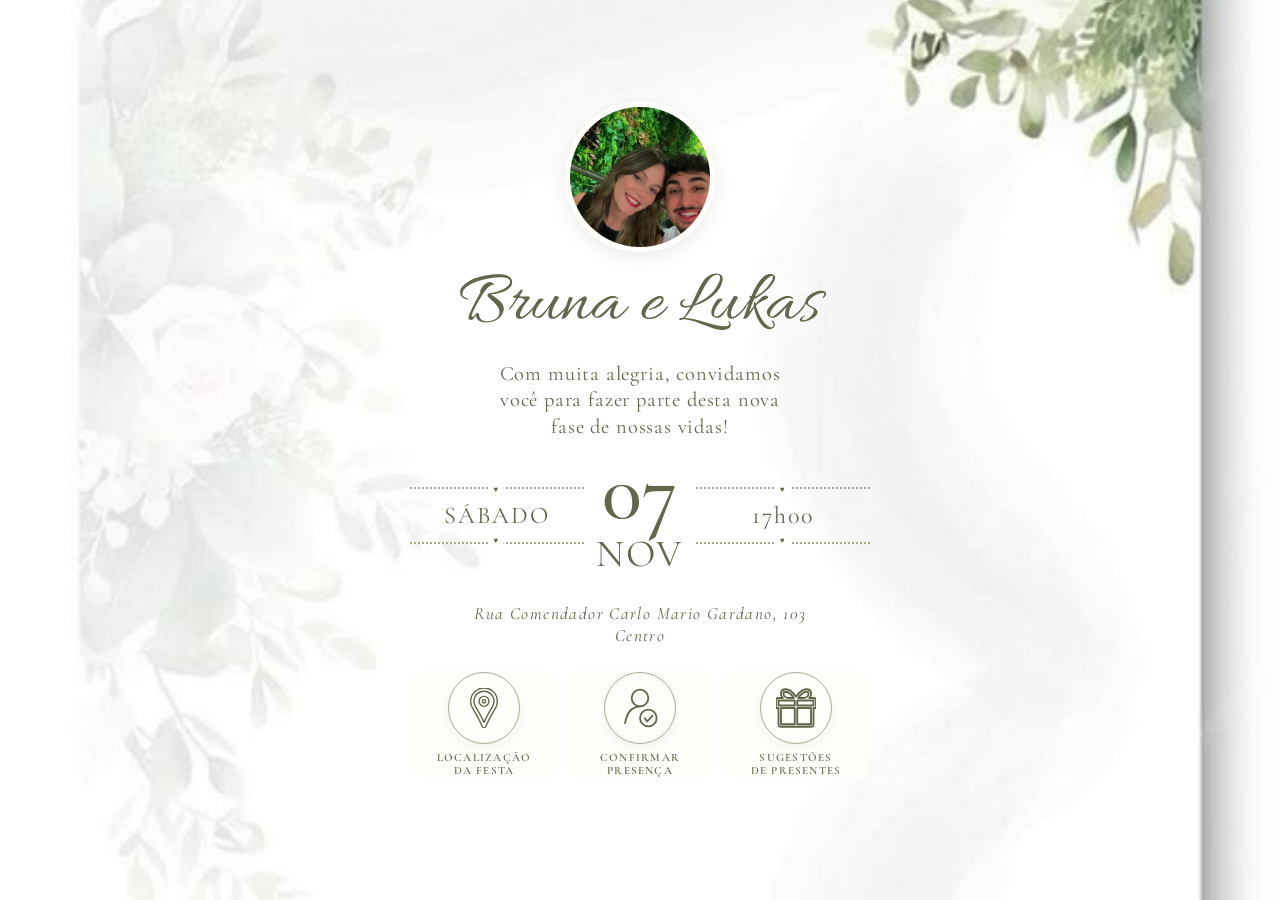
<file: index.html>
<!DOCTYPE html><html lang="pt-BR"><head><meta charset="UTF-8"><meta name="viewport" content="width=device-width,initial-scale=1"><title>Bruna e Lukas</title><link rel="preconnect" href="https://fonts.googleapis.com"><link rel="preconnect" href="https://fonts.gstatic.com" crossorigin><link href="https://fonts.googleapis.com/css2?family=Allura&family=Cormorant+Garamond:ital,wght@0,400;0,500;0,600;1,400&display=swap" rel="stylesheet"><link rel="stylesheet" href="css/style.css"></head><body>
<main id="convite" class="card classic-card">
<div class="mono" aria-hidden="true"><b>B</b><b>L</b></div><img class="hero hero-photo" src="img/casal-bruna-lukas.png" alt="Bruna e Lukas juntos">
<h1 class="nomes" data-ev="nomes"></h1><p class="frase" data-ev="frase"></p>
<section class="event-details classic-details" aria-label="Data, horário e endereço"><div class="data"><span class="dia" data-ev="diaSemana"></span><span><span class="num" data-ev="dia"></span><span class="mes" data-ev="mes"></span></span><span class="hora" data-ev="hora"></span></div><p class="local"><span data-ev="endereco"></span><br><span data-ev="cidade"></span></p></section>
<nav class="botoes" aria-label="Ações do convite"><a class="round" href="localizacao.html" aria-label="Localização da festa"><span class="round-icon"><img src="img/localizacao.svg" alt=""></span><span class="round-label">Localização<br>da festa</span></a><a class="round" href="confirmar.html" aria-label="Confirmar presença"><span class="round-icon"><img class="presence-icon" src="img/presenca.svg" alt=""></span><span class="round-label">Confirmar<br>presença</span></a><a class="round" href="presentes.html" aria-label="Sugestões de presentes"><span class="round-icon"><img src="img/presente.svg" alt=""></span><span class="round-label">Sugestões<br>de presentes</span></a></nav>
</main><script src="js/config.js?v=7"></script><script src="js/app.js?v=7"></script></body></html>
</file>
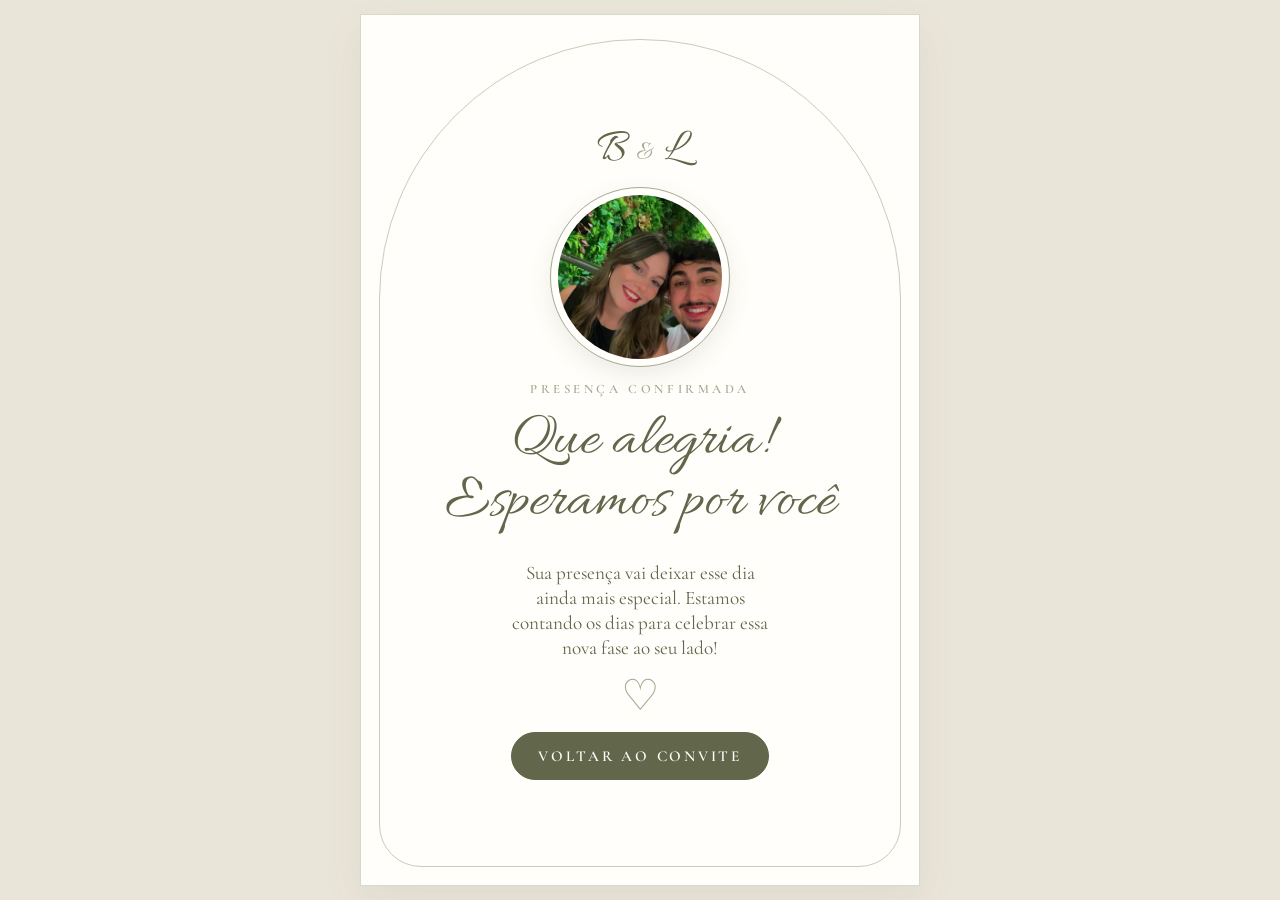
<file: confirmacao.html>
<!DOCTYPE html><html lang="pt-BR"><head><meta charset="UTF-8"><meta name="viewport" content="width=device-width,initial-scale=1"><title>Esperamos você | Bruna e Lukas</title><link rel="preconnect" href="https://fonts.googleapis.com"><link rel="preconnect" href="https://fonts.gstatic.com" crossorigin><link href="https://fonts.googleapis.com/css2?family=Allura&family=Cormorant+Garamond:ital,wght@0,400;0,500;0,600;1,400&display=swap" rel="stylesheet"><link rel="stylesheet" href="css/style.css"></head><body>
<main class="success-card"><div class="success-monogram" aria-hidden="true">B <span>&amp;</span> L</div><div class="success-photo-wrap"><img src="img/casal-bruna-lukas.png" alt="Bruna e Lukas sorrindo juntos"></div><p class="success-kicker">PRESENÇA CONFIRMADA</p><h1>Que alegria!<br>Esperamos por você</h1><p id="success-name" class="success-name"></p><p class="success-message">Sua presença vai deixar esse dia ainda mais especial. Estamos contando os dias para celebrar essa nova fase ao seu lado!</p><p class="success-heart" aria-hidden="true">♡</p><a class="btn" href="index.html">VOLTAR AO CONVITE</a></main><script>const nome=new URLSearchParams(location.search).get('nome');if(nome)document.getElementById('success-name').textContent='Até lá, '+nome+'!';</script></body></html>
</file>
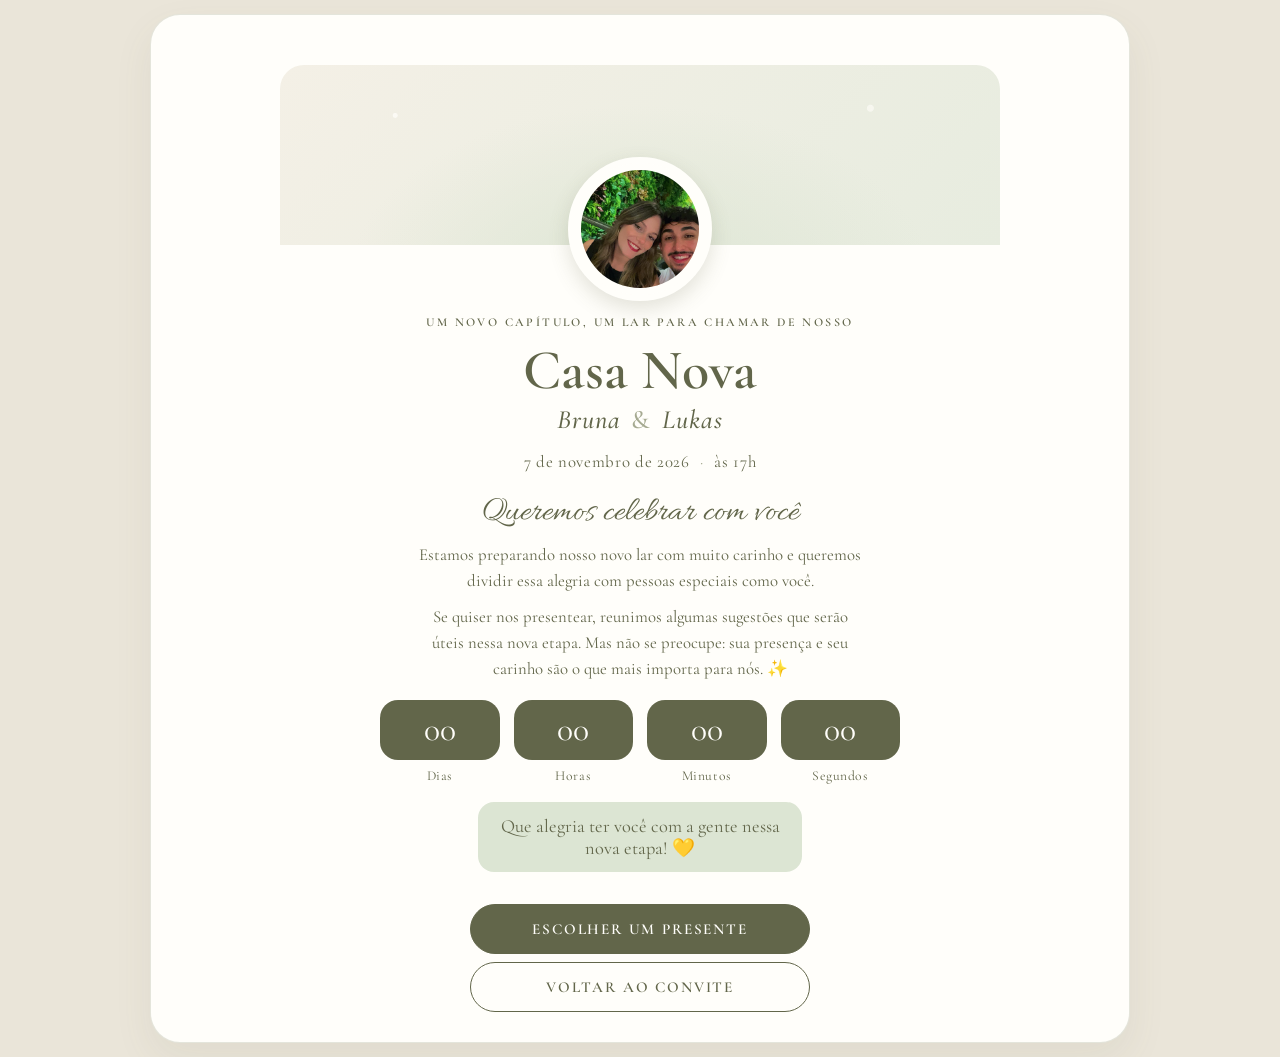
<file: presentes.html>
<!DOCTYPE html><html lang="pt-BR"><head><meta charset="UTF-8"><meta name="viewport" content="width=device-width,initial-scale=1"><title>Casa Nova | Bruna e Lukas</title><link rel="preconnect" href="https://fonts.googleapis.com"><link rel="preconnect" href="https://fonts.gstatic.com" crossorigin><link href="https://fonts.googleapis.com/css2?family=Allura&family=Cormorant+Garamond:ital,wght@0,400;0,500;0,600;1,400&display=swap" rel="stylesheet"><link rel="stylesheet" href="css/style.css"></head><body class="largo"><main class="card presents-page presents-intro"><section class="presents-hero" aria-labelledby="presents-hero-title"><div class="presents-cover"><div class="presents-cover-photo"><img src="img/casal-bruna-lukas.png" alt="Bruna e Lukas sorrindo juntos"></div></div><p class="presents-kicker">UM NOVO CAPÍTULO, UM LAR PARA CHAMAR DE NOSSO</p><h1 id="presents-hero-title"><span class="presents-title-main">Casa Nova</span><span class="presents-title-names">Bruna <i>&amp;</i> Lukas</span></h1><p class="presents-date"><time datetime="2026-11-07T17:00:00-03:00">7 de novembro de 2026 <span aria-hidden="true">·</span> às 17h</time></p><section class="presents-message"><h2>Queremos celebrar com você</h2><p>Estamos preparando nosso novo lar com muito carinho e queremos dividir essa alegria com pessoas especiais como você.</p><p>Se quiser nos presentear, reunimos algumas sugestões que serão úteis nessa nova etapa. Mas não se preocupe: sua presença e seu carinho são o que mais importa para nós. ✨</p></section><p class="countdown-label">A contagem regressiva já começou</p><div class="countdown" aria-label="Contagem regressiva para o chá de casa nova"><div><strong data-count="days">00</strong><span>Dias</span></div><div><strong data-count="hours">00</strong><span>Horas</span></div><div><strong data-count="minutes">00</strong><span>Minutos</span></div><div><strong data-count="seconds">00</strong><span>Segundos</span></div></div><p class="countdown-ended" hidden>Que alegria ter você com a gente nessa nova etapa! 💛</p></section><a class="btn" href="lista-presentes.html">ESCOLHER UM PRESENTE</a><a class="btn sec" href="index.html">VOLTAR AO CONVITE</a></main><script src="js/presentes-hero.js?v=1"></script></body></html>
</file>
<file: css/style.css>
:root{--oliva:#62664A;--salvia:#A6AA91;--botanico:#DCE5D3;--branco:#FFFEFA;--bege:#EAE5D9}
*{box-sizing:border-box;margin:0}
html{overflow-x:hidden}
img,svg{max-width:100%}
body{font-family:'Cormorant Garamond',Georgia,serif;font-size:1.15rem;color:var(--oliva);background:var(--bege);display:flex;justify-content:center;padding:14px;min-height:100vh}
.card>*{position:relative;z-index:1}
.ico-line{fill:none;stroke:var(--salvia);stroke-width:1.4;stroke-linecap:round;stroke-linejoin:round}
.frase{max-width:30ch;font-style:italic;line-height:1.35}
a:focus-visible,button:focus-visible,input:focus-visible,select:focus-visible{outline:2px solid var(--oliva);outline-offset:3px}
h2.t{font-size:2rem;font-weight:500}
.btn{display:inline-block;font:600 .95rem 'Cormorant Garamond',serif;letter-spacing:.18em;padding:14px 26px;border-radius:40px;border:1px solid var(--oliva);background:var(--oliva);color:var(--branco);cursor:pointer;text-decoration:none;transition:background .25s}
.btn:hover{background:#4f533b}.btn:disabled{opacity:.5;cursor:not-allowed}
.btn.sec{background:transparent;color:var(--oliva)}.btn.sec:hover{background:var(--botanico)}
.btn.sm{padding:8px 14px;font-size:.8rem;letter-spacing:.1em}
form.f{display:flex;flex-direction:column;gap:14px;width:100%;align-items:center}
label{font-size:.95rem;letter-spacing:.1em}
input,select,textarea{width:100%;font:inherit;padding:12px 14px;border:1px solid var(--salvia);border-radius:12px;background:var(--branco);color:var(--oliva)}
.msg{width:100%;padding:12px;border-radius:12px;display:none}
.msg.ok{display:block;background:var(--botanico)}.msg.err{display:block;background:var(--bege);border:1px solid var(--oliva)}
.loader{width:22px;height:22px;border:2px solid var(--salvia);border-top-color:var(--oliva);border-radius:50%;animation:spin 1s linear infinite;margin:auto}
@keyframes spin{to{transform:rotate(360deg)}}
body.largo .card{max-width:980px}
.filtros{display:grid;gap:10px;grid-template-columns:1fr;width:100%}
@media(min-width:640px){.filtros{grid-template-columns:2fr 1fr}}
.grade{display:grid;gap:14px;grid-template-columns:repeat(auto-fill,minmax(210px,1fr));width:100%}
.gift{border:1px solid var(--salvia);border-radius:18px 34px 18px 34px;padding:16px;display:flex;flex-direction:column;gap:8px;align-items:center;background:var(--branco);transition:opacity .3s,background .3s}
.gift .img{width:100%;height:220px;border-radius:12px;background:#fff;display:grid;place-items:center;font-size:3rem;overflow:hidden}
.gift .img img{width:100%;height:100%;object-fit:contain;padding:6px;display:block}
.gift h3{font-size:1.15rem;line-height:1.15}.gift small{color:var(--salvia);font-weight:600}.gift p{font-size:.95rem;line-height:1.25}
.gift-product-link{color:inherit;text-decoration:none}.gift-product-link:hover,.gift-product-link:focus-visible{text-decoration:underline;text-underline-offset:3px}
.status{font-size:.8rem;letter-spacing:.12em;font-weight:600}
.gift.reservado{opacity:.6;background:var(--bege)}
dialog{border:1px solid var(--oliva);border-radius:22px;padding:26px;background:var(--branco);color:var(--oliva);max-width:380px;width:calc(100% - 30px);margin:auto}
dialog::backdrop{background:rgba(98,102,74,.45)}
dialog form{display:flex;flex-direction:column;gap:12px}.acoes{display:flex;gap:10px;justify-content:center}
table{width:100%;border-collapse:collapse;text-align:left}th,td{padding:8px;border-bottom:1px solid var(--botanico)}
.tabs{display:flex;gap:10px}.scroll{width:100%;overflow-x:auto}.linha{display:flex;gap:10px;flex-wrap:wrap;width:100%;align-items:center;justify-content:center}
.linha>*{width:auto;flex:1 1 160px}.oculto{display:none!important}
.card>*:not(.leaf){animation:ent .7s both}.card>*:nth-child(n+8){animation-delay:.15s}.card>*:nth-child(n+11){animation-delay:.3s}
/* A animação é progressiva, mas o conteúdo continua visível mesmo sem JavaScript. */
html.js .card>*:not(.leaf){opacity:1;transform:none}
html.js body.motion-ready .card>*:not(.leaf){animation:ent .75s var(--delay,0ms) cubic-bezier(.2,.75,.25,1) both}
@keyframes ent{from{opacity:0;transform:translate3d(0,22px,0) scale(.985)}to{opacity:1;transform:translate3d(0,0,0) scale(1)}}
@media(prefers-reduced-motion:reduce){*{animation:none!important;transition:none!important}}
/* ===== v2: estilo da referência (arco, monograma, botões sálvia) ===== */
.card{position:relative;width:100%;max-width:460px;background:rgba(255,255,255,.7);padding:150px 28px 0;text-align:center;overflow:hidden;display:flex;flex-direction:column;align-items:center;gap:14px;min-height:calc(100vh - 28px);transform:perspective(1200px) rotateX(var(--tilt-x,0deg)) rotateY(var(--tilt-y,0deg));transition:transform .6s cubic-bezier(.2,.75,.25,1),box-shadow .6s;box-shadow:0 16px 38px rgba(98,102,74,.08)}
.card:has(> .t){padding-top:54px}
.card::before{display:none}
body.largo .card{max-width:980px;padding-top:50px;border-radius:30px}body.largo .card::before{display:none}
.dots{position:relative;padding:10px 4px;border-top:2px dotted var(--salvia);border-bottom:2px dotted var(--salvia)}
.dots::before,.dots::after{content:"♥";position:absolute;left:50%;transform:translateX(-50%);background:var(--branco);color:var(--oliva);font-size:.55rem;padding:0 4px;line-height:1}
.dots::before{top:-.4em}.dots::after{bottom:-.4em}
.kicker{font-size:1.9rem;font-weight:400;letter-spacing:.14em;color:var(--salvia);padding:10px 14px}
.nomes{font-family:'Allura',cursive;font-size:4.4rem;line-height:1;font-weight:400;color:var(--oliva);margin:2px 0}
.frase{max-width:32ch;font-size:1.3rem;line-height:1.25;letter-spacing:.04em;font-style:normal}
.data{display:grid;grid-template-columns:1fr auto 1fr;align-items:center;gap:14px;width:100%}
.data .dia,.data .hora{font-size:1.5rem;letter-spacing:.08em}
.data .num{font-size:5.2rem;line-height:.85;font-weight:500;display:block}.data .mes{font-size:2.4rem;letter-spacing:.06em;line-height:1;display:block;margin-top:8px}
.data .dia,.data .hora{position:relative;padding:12px 0;border-top:2px dotted var(--salvia);border-bottom:2px dotted var(--salvia)}
.data .dia::before,.data .dia::after,.data .hora::before,.data .hora::after{content:"♥";position:absolute;left:50%;transform:translateX(-50%);background:var(--branco);font-size:.5rem;padding:0 4px;line-height:1}
.data .dia::before,.data .hora::before{top:-.4em}.data .dia::after,.data .hora::after{bottom:-.4em}
.local{line-height:1.3;letter-spacing:.08em;font-style:italic;font-size:1.15rem}.local strong{display:block;font-style:italic;font-weight:700;letter-spacing:.06em}
.botoes{display:flex;justify-content:center;width:100%;margin-top:8px}
.round{width:33%;max-width:130px;display:block;color:var(--oliva);text-decoration:none}
.versiculo{font-style:italic;font-weight:700;max-width:30ch;line-height:1.3;font-size:1.2rem;margin-top:6px}
.versiculo b{display:block;font-style:italic;font-weight:400;letter-spacing:.1em;font-size:.9rem;margin-top:4px}
@media(max-width:380px){.nomes{font-size:3.6rem}.kicker{font-size:1.5rem}}
/* ===== Imagens e decoração (visual limpo e focado na foto do casal) ===== */
.card{background:linear-gradient(180deg,rgba(255,255,255,.85),rgba(245,242,236,.98));border:1px solid rgba(166,170,145,.3)}
.mono{position:absolute;top:0;left:14px;width:62px;height:78px;z-index:3;background:var(--oliva);color:var(--bege);clip-path:polygon(0 0,100% 0,100% 62%,50% 100%,0 62%);border-radius:0 0 0 0;font-family:'Allura',cursive;font-size:2.3rem;line-height:1;display:block}
.mono b{position:absolute;font-weight:400}.mono b:first-child{left:11px;top:8px}.mono b:last-child{left:30px;top:26px}
.hero{width:210px;height:auto;margin-top:-4px}
.hero-photo{width:150px;height:150px;object-fit:cover;object-position:center 42%;border:5px solid var(--branco);border-radius:50%;box-shadow:0 8px 22px rgba(98,102,74,.16)}
.rodape{width:calc(100% + 56px);max-width:none;margin:auto -28px 0;display:block}
.round svg{width:100%;height:auto;display:block;transition:transform .35s cubic-bezier(.2,.75,.25,1),filter .35s}
.round:hover svg,.round:focus-visible svg{transform:scale(1.07) rotate(-2deg)}
.round:hover svg{filter:drop-shadow(0 8px 8px rgba(98,102,74,.2))}
.round circle{fill:var(--salvia);stroke:var(--bege);stroke-width:3}
.round .ic{fill:none;stroke:var(--branco);stroke-width:1.6;stroke-linecap:round;stroke-linejoin:round}
.round text{font-family:'Cormorant Garamond',serif;font-size:11px;font-weight:700;letter-spacing:1.2px;fill:var(--oliva)}
.location-card{gap:18px}
.location-mark{display:grid;place-items:center;width:58px;height:58px;border:1px solid var(--salvia);border-radius:50%;font-size:2rem;color:var(--oliva);background:var(--botanico)}
.location-intro{max-width:28ch;line-height:1.35;font-style:italic;font-size:1.2rem}
.address-card{width:100%;padding:22px 18px;border:1px solid var(--salvia);border-radius:18px 34px 18px 34px;background:linear-gradient(135deg,var(--branco),#f5f3ea);display:flex;flex-direction:column;gap:6px;line-height:1.35;overflow-wrap:anywhere}
.address-card strong{font-size:1.15rem;letter-spacing:.07em}
.address-card span{font-style:italic}
.hero{animation:heroFloat 5s ease-in-out 1s infinite alternate}
.mono{transition:transform .5s cubic-bezier(.2,.75,.25,1)}
.mono:hover{transform:translateY(5px) rotate(-2deg)}
.gift{animation:giftIn .55s calc(var(--i,0) * 45ms) cubic-bezier(.2,.75,.25,1) both}
.gift:hover{transform:translateY(-5px);box-shadow:0 12px 24px rgba(98,102,74,.14)}
@keyframes heroFloat{from{transform:translateY(0) rotate(-1deg)}to{transform:translateY(-7px) rotate(1deg)}}
@keyframes giftIn{from{opacity:0;transform:translateY(16px) scale(.98)}to{opacity:1;transform:translateY(0) scale(1)}}
@media(prefers-reduced-motion:reduce){.hero{animation:none}.gift{animation:none}.card{transform:none}.gift:hover{transform:none}}
.map-btn{margin-top:4px}
/* ===== Responsividade ===== */
@media(max-width:600px){
  body{padding:0;background:var(--branco)}
  .card{max-width:none;min-height:100svh;padding:132px 22px 0}
  .card:has(> .t){padding-top:34px}
  .card::before{inset:32px 10px 0;border-width:1.5px;border-radius:180px 180px 0 0}
  .card{background-size:150px,115px}
  .mono{left:10px;width:54px;height:68px;font-size:2rem}
  .mono b:first-child{left:9px;top:7px}.mono b:last-child{left:27px;top:23px}
  .hero{width:min(190px,54vw)}
  .kicker{font-size:clamp(1.25rem,5vw,1.7rem);letter-spacing:.12em}
  .nomes{font-size:clamp(3.2rem,13vw,4rem);white-space:nowrap}
  .frase{font-size:clamp(1.08rem,4.5vw,1.25rem);max-width:29ch}
  .data{gap:8px}
  .data .dia,.data .hora{font-size:clamp(1.05rem,4.7vw,1.35rem);letter-spacing:.05em}
  .data .num{font-size:clamp(3.8rem,16vw,5rem)}
  .data .mes{font-size:clamp(1.8rem,7.5vw,2.3rem)}
  .local{max-width:34ch;font-size:clamp(1rem,4vw,1.12rem);overflow-wrap:anywhere}
  .botoes{margin-top:2px}
  .round{max-width:116px}
  .round text{font-size:10px;letter-spacing:1px}
  .versiculo{font-size:clamp(1rem,4.2vw,1.15rem)}
  .location-card{gap:14px}
  .location-mark{width:50px;height:50px;font-size:1.7rem}
  .location-intro{font-size:1.08rem}
  .address-card{padding:18px 14px;border-radius:14px 26px 14px 26px}
  .address-card strong{font-size:1.02rem}
  body.largo .card{padding:34px 16px 24px;border-radius:0}
  body.largo .card::before{display:none}
  body.largo .card h2.t{font-size:clamp(1.6rem,7vw,2rem)}
  .filtros{grid-template-columns:1fr}
  .grade{grid-template-columns:repeat(auto-fit,minmax(min(100%,220px),1fr))}
  .gift .img{height:250px}
  .gift{border-radius:16px 28px 16px 28px}
  .linha{align-items:stretch}
  .linha>*{flex-basis:100%}
  .btn{max-width:100%;text-align:center}
  table{font-size:.95rem}
}
@media(max-width:380px){
  .card{padding-left:16px;padding-right:16px;padding-top:116px;gap:11px}
  .card{background-size:125px,95px}
  .hero{width:155px}
  .nomes{font-size:3rem}
  .data{gap:4px}
  .data .dia,.data .hora{font-size:.95rem}
  .data .num{font-size:3.5rem}
  .data .mes{font-size:1.65rem}
  .round{max-width:104px}
  .round text{font-size:9px;letter-spacing:.8px}
}

/* Ações principais: ícones simples, nítidos e confortáveis no toque. */
.botoes{display:grid;grid-template-columns:repeat(3,1fr);gap:10px;align-items:start;margin-top:10px}
.round{width:100%;max-width:none;display:flex;flex-direction:column;align-items:center;gap:8px;color:var(--oliva);text-decoration:none;border-radius:18px;padding:6px 3px;transition:transform .28s ease,background .28s ease,box-shadow .28s ease}
.round-icon{width:72px;height:72px;display:grid;place-items:center;border:1px solid var(--salvia);border-radius:50%;background:linear-gradient(145deg,#fffef9,#f0f1e8);box-shadow:0 5px 14px rgba(98,102,74,.08);transition:transform .3s ease,box-shadow .3s ease,background .3s ease}
.round-icon svg{width:36px;height:36px;fill:none;stroke:var(--oliva);stroke-width:2.2;stroke-linecap:round;stroke-linejoin:round;display:block}
.round-icon img{width:40px;height:40px;display:block;object-fit:contain}
.round-label{font-size:.72rem;line-height:1.15;letter-spacing:.11em;text-transform:uppercase;font-weight:600;text-align:center}
.round:hover,.round:focus-visible{transform:translateY(-4px);background:rgba(220,229,211,.35);outline:none}
.round:hover .round-icon,.round:focus-visible .round-icon{transform:scale(1.06);background:var(--botanico);box-shadow:0 9px 20px rgba(98,102,74,.17)}
.round:active{transform:translateY(-1px) scale(.98)}
.card{transform:none;transition:box-shadow .4s ease}
.card:hover{box-shadow:0 18px 42px rgba(98,102,74,.12)}
@media(max-width:600px){.botoes{gap:4px;margin-top:4px}.round-icon{width:64px;height:64px}.round-icon svg,.round-icon img{width:32px;height:32px}.round-label{font-size:.66rem;letter-spacing:.08em}}
@media(prefers-reduced-motion:reduce){.round,.round-icon,.card{transition:none}.round:hover,.round:focus-visible,.round:active{transform:none}.round:hover .round-icon,.round:focus-visible .round-icon{transform:none}}

/* Abertura e texto de boas-vindas */
body{flex-direction:column;align-items:center;gap:22px;scroll-behavior:smooth}
.opening{position:relative;width:min(100%,560px);min-height:calc(100svh - 28px);padding:48px 28px 34px;display:flex;flex-direction:column;align-items:center;justify-content:center;text-align:center;overflow:hidden;background:var(--branco);box-shadow:0 16px 38px rgba(98,102,74,.08);border:1px solid rgba(166,170,145,.45)}
.opening::before{content:"";position:absolute;inset:22px 18px 18px;border:1px solid var(--salvia);border-radius:260px 260px 42px 42px;opacity:.6;pointer-events:none}
.opening::after{content:"";position:absolute;inset:0;background:url(../img/folhagem-topo.svg) top right/170px no-repeat,url(../img/folhagem-base.svg) bottom left/140px no-repeat;opacity:.8;pointer-events:none}
.opening>*{position:relative;z-index:1}
.opening-monogram{width:104px;height:104px;margin-bottom:18px;border:1px solid var(--salvia);border-radius:50%;display:grid;place-items:center;background:rgba(255,254,250,.9);font:3.4rem/1 'Allura',cursive;color:var(--oliva);letter-spacing:-.2em;padding-right:.2em;box-shadow:0 8px 22px rgba(98,102,74,.1)}
.opening-copy{display:flex;flex-direction:column;gap:7px}.opening-kicker,.success-kicker{font-size:.8rem;letter-spacing:.28em;color:var(--salvia);font-weight:600}.opening-copy h1{font:4.8rem/1 'Allura',cursive;font-weight:400;color:var(--oliva)}.opening-copy h1 em{font-style:normal}.opening-copy>p:last-child{font-size:1.25rem;letter-spacing:.15em}
.opening-photo-wrap{width:min(76vw,250px);height:min(76vw,250px);margin:24px 0 26px;border-radius:50%;padding:8px;background:var(--branco);border:1px solid var(--salvia);box-shadow:0 10px 28px rgba(98,102,74,.16);overflow:hidden}.opening-photo{width:100%;height:100%;object-fit:cover;object-position:center 48%;border-radius:50%;display:block}
.opening-btn{display:inline-flex;align-items:center;gap:12px;padding:13px 22px;border:1px solid var(--oliva);border-radius:999px;color:var(--oliva);background:rgba(255,254,250,.9);font:600 .78rem 'Cormorant Garamond',serif;letter-spacing:.17em;text-decoration:none;transition:transform .25s,background .25s}.opening-btn:hover,.opening-btn:focus-visible{transform:translateY(-3px);background:var(--botanico);outline:none}.opening-btn span{font-size:1.2rem;line-height:.7}
.welcome-text{width:100%;max-width:39ch;padding:18px 16px 8px;border-top:1px solid var(--salvia);border-bottom:1px solid var(--salvia);line-height:1.35}.welcome-text h2{font:2.35rem/1.1 'Allura',cursive;font-weight:400;margin-bottom:12px}.welcome-text p{font-size:1.08rem;margin-bottom:11px}.welcome-text p:last-child{margin-bottom:0}
.success-card{position:relative;width:min(100%,560px);min-height:calc(100svh - 28px);padding:42px 28px 34px;display:flex;flex-direction:column;align-items:center;justify-content:center;gap:14px;text-align:center;background:var(--branco);box-shadow:0 16px 38px rgba(98,102,74,.08);border:1px solid rgba(166,170,145,.45);overflow:hidden}.success-card::before{content:"";position:absolute;inset:24px 18px 18px;border:1px solid var(--salvia);border-radius:260px 260px 42px 42px;opacity:.6}.success-card>*{position:relative;z-index:1}.success-monogram{font:2.8rem/1 'Allura',cursive;color:var(--oliva)}.success-monogram span{font-size:1.7rem;color:var(--salvia)}.success-photo-wrap{width:180px;height:180px;border-radius:50%;padding:7px;border:1px solid var(--salvia);background:var(--branco);box-shadow:0 8px 22px rgba(98,102,74,.12);overflow:hidden}.success-photo-wrap img{width:100%;height:100%;object-fit:cover;border-radius:50%}.success-card h1{font:3.8rem/1 'Allura',cursive;font-weight:400}.success-name{font-size:1.25rem;font-style:italic}.success-message{max-width:30ch;font-size:1.2rem;line-height:1.3}.success-heart{font-size:2.7rem;color:var(--salvia);line-height:1}
@media(max-width:600px){body{gap:0}.opening,.success-card{width:100%;min-height:100svh;border:0;box-shadow:none}.opening{padding:36px 22px 28px}.opening::before,.success-card::before{inset:18px 10px 12px}.opening-copy h1{font-size:clamp(3.9rem,18vw,4.8rem)}.opening-photo-wrap{width:min(66vw,240px);height:min(66vw,240px)}.welcome-text{padding-left:4px;padding-right:4px}.welcome-text h2{font-size:2.1rem}.welcome-text p{font-size:1.02rem}.success-card{padding:34px 22px 28px}.success-card h1{font-size:clamp(3.1rem,14vw,3.8rem)}}
@media(prefers-reduced-motion:reduce){.opening-btn{transition:none}}

/* Capa-portao: abertura com monograma e carimbo de entrada. */
.opening{isolation:isolate;min-height:100svh;border-radius:4px;padding:42px 26px 30px;background:linear-gradient(135deg,#fffefb 0%,#f7f8ef 100%)}
.opening::before{inset:14px 12px 12px;border:1px solid rgba(125,132,96,.55);border-radius:3px;box-shadow:inset 0 0 0 7px rgba(255,255,255,.38),inset 0 0 0 8px rgba(125,132,96,.16)}
.opening::after{background:url(../img/folhagem-topo.svg) top right/190px no-repeat,url(../img/folhagem-base.svg) bottom left/160px no-repeat;opacity:.72}
.gate-panel{position:absolute;z-index:0;top:10%;bottom:10%;width:1px;background:rgba(125,132,96,.18)}.gate-panel-left{left:50%}.gate-panel-right{display:none}
.opening-monogram{width:122px;height:122px;margin-bottom:14px;border:1px solid var(--oliva);border-radius:50%;font-size:3.4rem;letter-spacing:0;padding:0;gap:0;grid-template-columns:1fr auto 1fr;background:rgba(255,254,250,.96);box-shadow:0 0 0 7px rgba(255,254,250,.7),0 9px 26px rgba(98,102,74,.14)}
.opening-monogram span:first-child{text-align:right}.opening-monogram span:last-child{text-align:left}.opening-monogram i{font:1rem 'Cormorant Garamond',serif;color:var(--salvia);padding:0 4px}
.opening-copy{gap:5px}.opening-kicker{font-size:.7rem;letter-spacing:.2em}.opening-copy h1{font-size:4.45rem;line-height:.86}.opening-copy h1 em{font-size:.88em}.opening-copy>p:last-child{font-size:1.05rem;letter-spacing:.25em;text-transform:uppercase;color:var(--salvia)}
.opening-photo-wrap{width:min(63vw,214px);height:min(63vw,214px);margin:23px 0 22px;border-radius:50%;padding:7px;box-shadow:0 12px 26px rgba(98,102,74,.16)}
.opening-btn{position:relative;width:112px;height:112px;padding:0;border:1px dashed var(--oliva);border-radius:50%;display:grid;place-items:center;gap:0;background:transparent;box-shadow:0 0 0 6px rgba(255,254,250,.65),0 7px 16px rgba(98,102,74,.08);font-size:.72rem;letter-spacing:.16em;transform:rotate(-7deg);transition:transform .3s ease,background .3s ease,box-shadow .3s ease}.opening-btn::before{content:"";position:absolute;inset:6px;border:1px solid rgba(125,132,96,.5);border-radius:50%}.opening-stamp{text-align:center;line-height:1.15}.opening-arrow{position:absolute;right:12px;bottom:23px;font-size:1.25rem;line-height:1}.opening-btn:hover,.opening-btn:focus-visible{transform:rotate(-2deg) scale(1.06);background:rgba(220,229,211,.62);box-shadow:0 0 0 6px rgba(255,254,250,.72),0 11px 24px rgba(98,102,74,.16)}
.convite-final{font-style:normal;font-family:'Allura',cursive;font-size:2.1rem!important;color:var(--oliva);letter-spacing:.02em}
.invite-photo-wrap{width:min(68vw,250px);height:min(68vw,250px);margin:10px auto 4px;padding:7px;border:1px solid var(--salvia);border-radius:50%;background:var(--branco);box-shadow:0 9px 24px rgba(98,102,74,.12);overflow:hidden;transform:rotate(-1deg)}
.invite-photo{width:100%;height:100%;display:block;object-fit:cover;object-position:center 45%;border-radius:50%}
@media(max-width:600px){.opening{padding-top:34px}.opening-monogram{width:108px;height:108px;font-size:3rem}.opening-copy h1{font-size:clamp(3.7rem,17vw,4.45rem)}.opening-photo-wrap{width:min(60vw,205px);height:min(60vw,205px)}.opening-btn{width:104px;height:104px}}
@media(prefers-reduced-motion:reduce){.opening-btn{transition:none}.opening-btn:hover,.opening-btn:focus-visible{transform:rotate(-7deg)}}

/* Layout classico do convite principal, inspirado na referencia enviada. */
.classic-card{max-width:460px;padding-top:118px;gap:15px}.classic-card::before{inset:44px 14px 0;border-width:2px;border-radius:230px 230px 0 0}.classic-card .hero{width:210px;margin-top:-8px}.classic-card .hero-photo{width:150px;height:150px;object-fit:cover}.classic-card .kicker{margin-top:-2px}.classic-card .nomes{font-size:4.55rem}.classic-card .frase{max-width:31ch;font-size:1.28rem;line-height:1.3;margin:0 4px}.classic-details{width:100%;padding:0;background:transparent;border:0;box-shadow:none;gap:13px}.classic-details .local{padding-top:13px;border-top:0;margin:0;font-size:1.15rem}.classic-details .local strong{font-size:1.16rem}.classic-card .botoes{margin-top:4px}.classic-card .round{border:0;background:transparent;padding:4px 2px}.classic-card .round:hover,.classic-card .round:focus-visible{background:rgba(220,229,211,.38);box-shadow:none}.classic-card .round-icon{background:var(--branco);width:72px;height:72px}.classic-card .round-label{font-size:.7rem}.classic-card .convite-final{margin-top:5px}
@media(max-width:600px){.classic-card{padding-top:112px;gap:13px}.classic-card::before{inset:32px 10px 0;border-width:1.5px}.classic-card .hero{width:min(205px,58vw)}.classic-card .kicker{font-size:clamp(1.2rem,5vw,1.65rem)}.classic-card .nomes{font-size:clamp(3.35rem,14vw,4.2rem)}.classic-card .frase{font-size:clamp(1.05rem,4.4vw,1.2rem);max-width:29ch}.classic-details .local{font-size:1.05rem}.classic-card .round-icon{width:64px;height:64px}.classic-card .round-label{font-size:.63rem}}

/* Fundo floral enviado para o convite principal. */
body:has(.classic-card){
  min-height:100svh;
  padding:0;
  position:relative;
  isolation:isolate;
  background:transparent;
}
body:has(.classic-card)::before{
  content:"";
  position:fixed;
  inset:0;
  z-index:0;
  background:url('../img/download%20(3).jpg') center center/cover no-repeat;
  pointer-events:none;
}
.classic-card{
  position:relative;
  z-index:1;
  width:min(100%,736px);
  max-width:736px;
  min-height:100svh;
  padding:110px 30px 24px;
  background:transparent;
  border:0;
  box-shadow:none;
}
.classic-card::before{display:none}
.classic-card>*{z-index:1}
.classic-card .mono{display:none}
.classic-card .hero-photo{box-shadow:0 6px 18px rgba(98,102,74,.12)}
.classic-card .classic-details{padding:0;background:transparent;border:0;border-radius:0;box-shadow:none}
.classic-card .classic-details .local{border:0}
.classic-card .round{background:rgba(255,254,250,.68)}
@media(max-width:600px){
  .classic-card{width:100%;max-width:none;padding:100px 20px 22px;gap:12px}
}

/* Abertura da pagina de presentes com foto e contagem regressiva. */
.presents-page{display:block;max-width:980px;padding:34px 34px 30px;text-align:center;border-radius:28px;background:var(--branco)}
.presents-hero{max-width:720px;margin:0 auto 32px}.presents-cover{position:relative;height:275px;border-radius:24px 24px 0 0;overflow:visible;background:#f5f3ea}.presents-cover-bg{width:100%;height:100%;display:block;object-fit:cover;object-position:center 36%;border-radius:24px 24px 0 0;filter:saturate(.85)}.presents-cover::after{content:"";position:absolute;inset:45% 0 0;background:linear-gradient(transparent,rgba(255,254,250,.96))}.presents-cover-photo{position:absolute;z-index:2;left:50%;bottom:-62px;transform:translateX(-50%);width:154px;height:154px;padding:7px;border:6px solid var(--branco);border-radius:50%;background:var(--branco);box-shadow:0 8px 20px rgba(98,102,74,.18);overflow:hidden}.presents-cover-photo img{width:100%;height:100%;display:block;object-fit:cover;border-radius:50%;object-position:center 45%}.presents-kicker{margin-top:75px;font-size:.9rem;letter-spacing:.3em;color:var(--salvia);font-weight:600}.presents-hero h1{margin-top:10px;font:3.35rem/1.04 'Cormorant Garamond',serif;font-weight:600;color:#526985}.presents-hero h1 em{font-style:normal}.presents-message{max-width:650px;margin:26px auto 22px;text-align:center;color:var(--oliva);line-height:1.4}.presents-message h2{font:2.15rem/1.1 'Allura',cursive;margin-bottom:13px}.presents-message p{font-size:1.05rem;margin-bottom:10px}.countdown{display:grid;grid-template-columns:repeat(4,1fr);gap:14px;max-width:520px;margin:22px auto 0}.countdown>div{display:flex;flex-direction:column;align-items:center;gap:7px}.countdown strong{width:100%;padding:13px 6px;border-radius:18px;background:#526985;color:var(--branco);font:2.1rem/1 'Cormorant Garamond',serif}.countdown span{font-size:.85rem;color:#777;letter-spacing:.04em}.presents-page>.t{margin:24px 0 12px;font-size:2.1rem}.presents-page .filtros,.presents-page #msg,.presents-page .grade{max-width:900px;margin-left:auto;margin-right:auto}.presents-page>.btn{margin-top:24px}
@media(max-width:600px){.presents-page{padding:14px 14px 24px;border-radius:0}.presents-cover{height:215px;margin:0 -14px}.presents-cover-photo{width:128px;height:128px;bottom:-52px}.presents-kicker{margin-top:66px;font-size:.72rem;letter-spacing:.2em}.presents-hero h1{font-size:2.7rem}.presents-message{margin-top:20px}.presents-message h2{font-size:2rem}.presents-message p{font-size:1rem}.countdown{gap:7px}.countdown strong{padding:11px 3px;border-radius:13px;font-size:1.55rem}.countdown span{font-size:.72rem}.presents-page>.t{font-size:1.85rem;margin-top:26px}}

/* Refinamento da experiencia do convite principal */
.card{max-width:520px;padding-left:30px;padding-right:30px;gap:16px}
.card::before{inset:36px 18px 0;border-color:rgba(234,229,217,.9)}
.nomes{font-size:4.7rem;margin-top:2px}
.invite-photo-wrap{margin:2px auto 6px;box-shadow:0 12px 28px rgba(98,102,74,.15)}
.welcome-text{max-width:100%;padding:22px 22px 18px;border:1px solid rgba(166,170,145,.5);border-radius:24px;background:linear-gradient(145deg,rgba(220,229,211,.42),rgba(255,254,250,.9));box-shadow:0 8px 22px rgba(98,102,74,.06);text-align:left}
.welcome-text h2{text-align:center;font-size:2.55rem;margin-bottom:14px;color:var(--oliva)}
.welcome-text p{font-size:1.08rem;line-height:1.42;margin-bottom:12px}
.event-divider{width:100%;display:flex;align-items:center;gap:12px;color:var(--salvia);justify-content:center;margin:1px 0}.event-divider span{height:1px;flex:1;background:var(--salvia);opacity:.7}.event-divider i{font-style:normal;font-size:.9rem}
.event-details{width:100%;padding:18px 16px 16px;border:1px solid rgba(166,170,145,.6);border-radius:22px;background:rgba(255,254,250,.84);box-shadow:0 7px 18px rgba(98,102,74,.05);display:flex;flex-direction:column;gap:15px}
.event-details .data{gap:12px}.event-details .local{margin:0;padding-top:14px;border-top:1px solid rgba(166,170,145,.42);font-size:1.08rem}
.actions-kicker{margin:2px 0 -6px;font-size:.82rem;letter-spacing:.22em;text-transform:uppercase;font-weight:600;color:var(--salvia)}
.botoes{gap:8px;margin-top:0}.round{max-width:none;padding:8px 5px 9px;border:1px solid rgba(166,170,145,.45);border-radius:18px;background:rgba(255,254,250,.72);transition:transform .28s ease,background .28s ease,box-shadow .28s ease}.round:hover,.round:focus-visible{background:var(--botanico);box-shadow:0 8px 18px rgba(98,102,74,.11)}
@media(max-width:600px){.card{padding-left:18px;padding-right:18px;padding-top:124px;gap:14px}.card::before{inset:28px 9px 0}.nomes{font-size:clamp(3.3rem,14vw,4.35rem)}.welcome-text{padding:19px 16px 15px;border-radius:20px}.welcome-text h2{font-size:2.22rem}.welcome-text p{font-size:1.02rem;line-height:1.38}.event-details{padding:15px 10px 13px;border-radius:19px}.event-details .data{gap:6px}.event-details .local{font-size:1rem}.actions-kicker{font-size:.75rem;letter-spacing:.16em}.botoes{gap:5px}.round{padding:7px 2px 8px;border-radius:15px}.round-icon{width:62px;height:62px}.round-label{font-size:.63rem}}

.presents-intro{min-height:auto}.presents-intro>.btn{display:block;width:min(100%,360px);margin:24px auto 0}.presents-intro>.btn.sec{margin-top:10px}.presents-list{min-height:calc(100vh - 28px)}.presents-list-title{font:3rem/1.05 'Allura',cursive;color:var(--oliva);margin-bottom:8px}.presents-list-intro{margin-bottom:20px;font-style:italic;font-size:1.15rem}
.classic-card .hero-photo{width:150px;height:150px}
@media(max-width:600px){.classic-card .hero-photo{width:138px;height:138px}}

/* Polimento visual e responsivo da abertura da página de presentes. */
.presents-cover{height:180px;background:radial-gradient(ellipse at 50% 125%,rgba(220,229,211,.95),transparent 58%),linear-gradient(135deg,#f4f0e6,#e7ecdf)}
.presents-cover::after{inset:0;border-radius:24px 24px 0 0;background:radial-gradient(circle at 16% 28%,rgba(255,254,250,.72) 0 2px,transparent 3px),radial-gradient(circle at 82% 24%,rgba(255,254,250,.58) 0 3px,transparent 4px);pointer-events:none}
.presents-cover-photo{width:144px;height:144px;bottom:-56px}
.presents-kicker{width:100%;max-width:100%;margin:68px auto 0;color:var(--oliva);font-size:.75rem;line-height:1.5;letter-spacing:.2em}
.presents-hero h1{margin-top:12px;color:var(--oliva);font-size:clamp(2.8rem,6vw,3.5rem);line-height:.98}
.presents-title-main,.presents-title-names{display:block}
.presents-title-names{margin-top:8px;font:italic 1.65rem/1.1 'Cormorant Garamond',serif;font-weight:500;letter-spacing:.04em}
.presents-title-names i{font-style:normal;color:var(--salvia);padding:0 .12em}
.presents-date{margin:16px 0 0;color:var(--oliva);font-size:1.05rem;letter-spacing:.04em}
.presents-date span{padding:0 .35em;color:var(--salvia)}
.presents-message{margin:22px auto 18px}
.presents-message h2{margin-bottom:10px;color:var(--oliva)}
.presents-message p{max-width:56ch;margin:0 auto 10px;line-height:1.55}
.countdown-label{margin-top:20px;color:var(--oliva);font-size:.85rem;letter-spacing:.12em;text-transform:uppercase}
.countdown{margin-top:12px}
.countdown strong{background:var(--oliva)}
.countdown span{color:var(--oliva)}
.countdown-ended{max-width:36ch;margin:18px auto 0;padding:13px 18px;border-radius:16px;background:var(--botanico);color:var(--oliva)}
.presents-intro>.btn{display:block;width:min(100%,340px);margin:12px auto 0;padding:15px 20px;letter-spacing:.12em}
.presents-intro>.btn.sec{margin-top:8px}
@media(max-width:600px){.presents-page{padding:14px 20px 28px}.presents-cover{height:145px;margin:0 -20px}.presents-cover-photo{width:118px;height:118px;bottom:-48px}.presents-kicker{margin-top:59px;font-size:.67rem;letter-spacing:.15em}.presents-hero h1{margin-top:10px;font-size:2.75rem}.presents-title-names{font-size:1.45rem}.presents-date{font-size:.98rem}.presents-message{margin-top:18px}.presents-message p{font-size:1rem}.countdown-label{margin-top:16px;font-size:.72rem}.presents-intro>.btn{width:100%;max-width:360px}}
</file>
